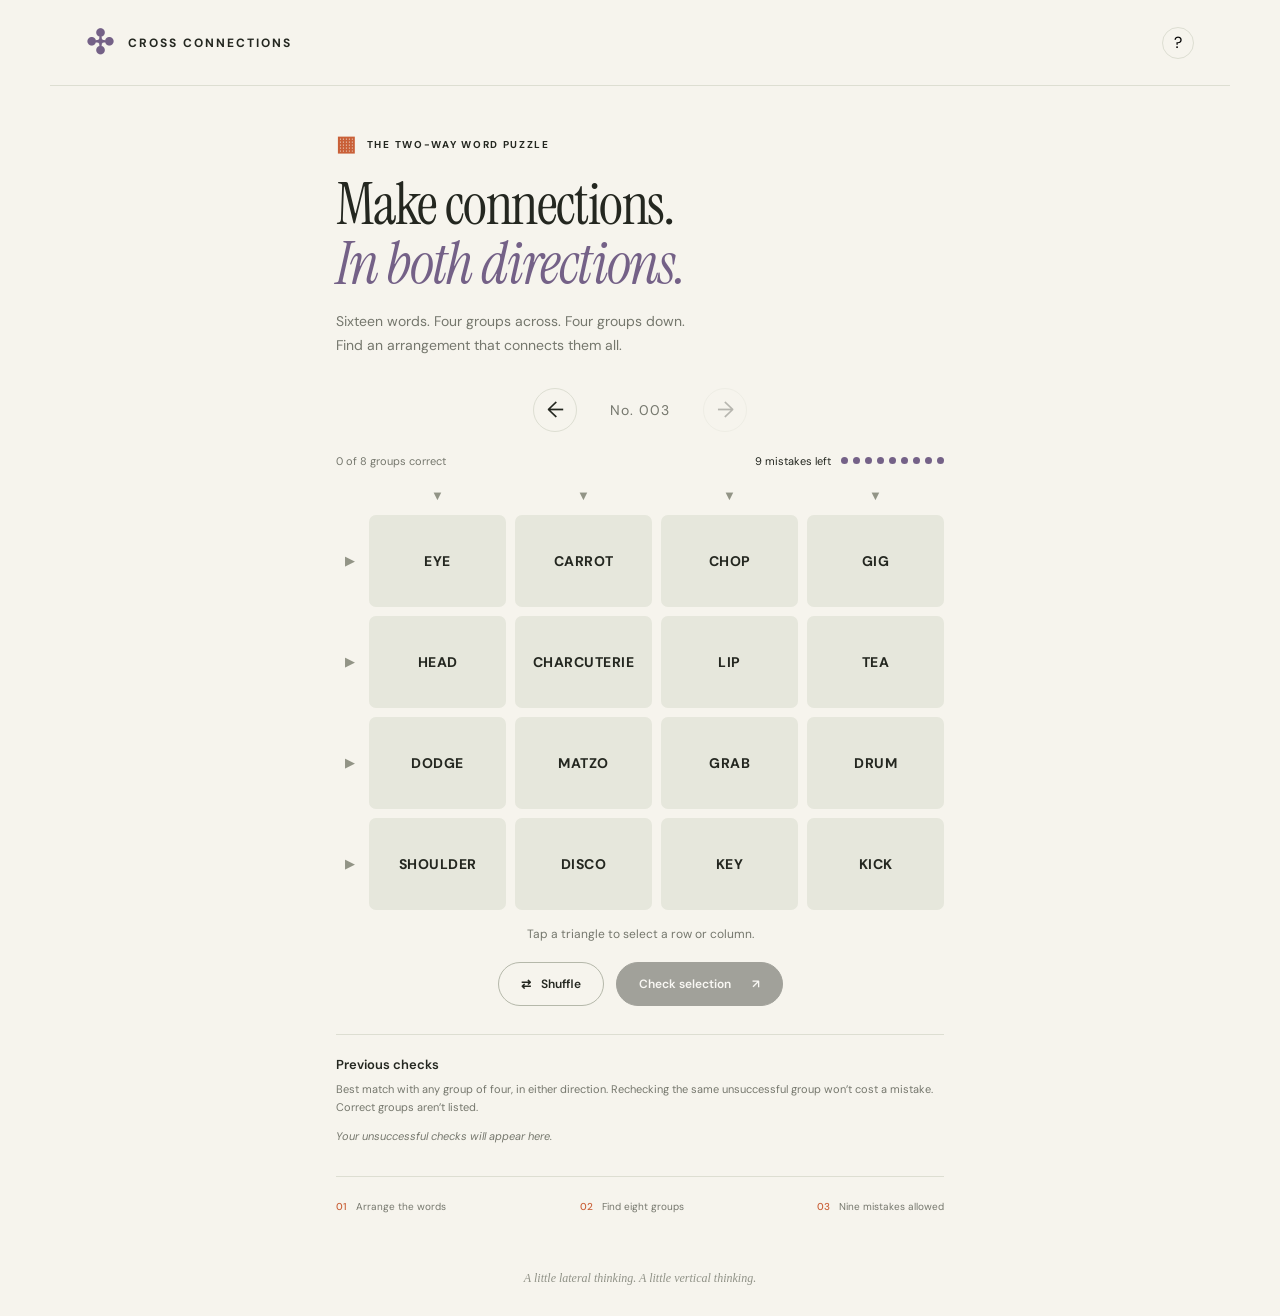
<file: index.html>
<!doctype html>
<html lang="en">
<head>
<!-- Google tag (gtag.js) -->
<script async src="https://www.googletagmanager.com/gtag/js?id=G-TL8G0JTKD0"></script>
<script>
  window.dataLayer = window.dataLayer || [];
  function gtag(){dataLayer.push(arguments);}
  gtag('js', new Date());

  gtag('config', 'G-TL8G0JTKD0');
</script>
 <meta charset="utf-8"><meta name="viewport" content="width=device-width, initial-scale=1">
 <meta name="theme-color" content="#f6f4ed">
 <meta name="description" content="Sixteen words. Four connections across. Four connections down. Arrange the grid and solve both directions with nine mistakes allowed.">
 <title>Cross Connections — a puzzle in two directions</title>
 <link rel="stylesheet" href="style.css">
 <script defer src="game.js"></script><script defer src="app.js"></script>
</head>
<body>
 <header class="masthead"><a class="brand" href="./" aria-label="Cross Connections home"><span class="brandmark" aria-hidden="true">✣</span> CROSS CONNECTIONS</a><button class="help" id="help" aria-label="How to play">?</button></header>
 <main>
  <div class="eyebrow"><span class="tinygrid" aria-hidden="true">▦</span> THE TWO-WAY WORD PUZZLE </div>
  <h1>Make connections.<br><em>In both directions.</em></h1>
  <p class="intro">Sixteen words. Four groups across. Four groups down.<br class="desktop"> Find an arrangement that connects them all.</p>
  <nav class="puzzle-navigation" aria-label="Choose a puzzle"><button id="previous-puzzle" class="puzzle-arrow" type="button" aria-label="Previous puzzle"><span aria-hidden="true">←</span></button><span class="edition" id="edition" aria-live="polite">No. 001</span><button id="next-puzzle" class="puzzle-arrow" type="button" aria-label="Next puzzle"><span aria-hidden="true">→</span></button></nav>
  <section class="game" aria-label="Word puzzle">
   <div class="game-top"><span id="instruction">Choose a row or column to check</span><div class="attempts" aria-label="Nine mistakes remaining"><span id="tries">9 mistakes left</span><span id="dots" aria-hidden="true"><i></i><i></i><i></i><i></i><i></i><i></i><i></i><i></i><i></i></span></div></div>
   <div class="grid-shell">
    <div class="column-arrows" id="column-arrows" aria-label="Select a column"></div>
    <div class="row-arrows" id="row-arrows" aria-label="Select a row"></div>
    <div class="board-area"><div class="board" id="board" role="group" aria-label="Four by four word grid"></div><div id="outlines" class="outlines" aria-hidden="true"></div></div>
   </div>
   <div id="feedback" class="feedback" role="status" aria-live="polite">Tap a triangle to select a row or column.</div>
   <div class="actions"><button class="secondary" id="shuffle"><span aria-hidden="true">⇄</span> Shuffle</button><button class="primary" id="submit">Check selection <span aria-hidden="true">↗</span></button></div>
   <div class="end-actions" id="end-actions" hidden><button class="secondary" id="reveal">See the solution</button><button class="primary" id="replay">Play again</button></div>
   <section class="check-history" aria-labelledby="history-heading">
    <h2 id="history-heading">Previous checks</h2>
    <p class="history-note">Best match with any group of four, in either direction. Rechecking the same unsuccessful group won’t cost a mistake. Correct groups aren’t listed.</p>
    <p class="history-empty" id="history-empty">Your unsuccessful checks will appear here.</p>
    <ol id="check-history" aria-label="Previously checked unsuccessful groups"></ol>
   </section>
  </section>
  <div class="rule-strip"><span><b>01</b> Arrange the words</span><span><b>02</b> Find eight groups</span><span><b>03</b> Nine mistakes allowed</span></div>
  <section class="solution" id="solution" hidden><div class="eyebrow">THE CONNECTIONS</div><h2>One grid. Eight groups.</h2><div id="solution-content"></div></section>
 </main>
 <footer>A little lateral thinking. A little vertical thinking.</footer>
 <dialog id="rules"><button class="close" aria-label="Close instructions">×</button><div class="eyebrow">HOW TO PLAY</div><h2>Think across.<br>Think down.</h2><p>Rearrange the sixteen tiles so <strong>each row</strong> forms a category of four, and <strong>each column</strong> forms a different category of four.</p><p>Drag one tile onto another to swap them. You can also tap or click two tiles, or use Tab and Enter.</p><p>Tap a triangle above or beside the grid to select one column or row. Tap the same triangle again to deselect it. <strong>Check selection</strong> checks only those four words. A correct group is marked correct; a new incorrect group costs one mistake. Rechecking the same unsuccessful group, in any order or direction, won’t cost another mistake. Nine mistakes ends the game.</p><p><strong>One away</strong> means three of the four words belong to a group; <strong>Two away</strong> means two do. Feedback uses the closest group in either direction, without revealing which words match. Your unsuccessful checks are saved below the board for this puzzle.</p><p>Tiles in a correct row can still move within that row. Tiles in a correct column can still move within that column. A swap must preserve every correct group. Solve and check all eight groups to win.</p><button class="primary" id="got-it">Let's play</button></dialog>
</body></html>
</file>
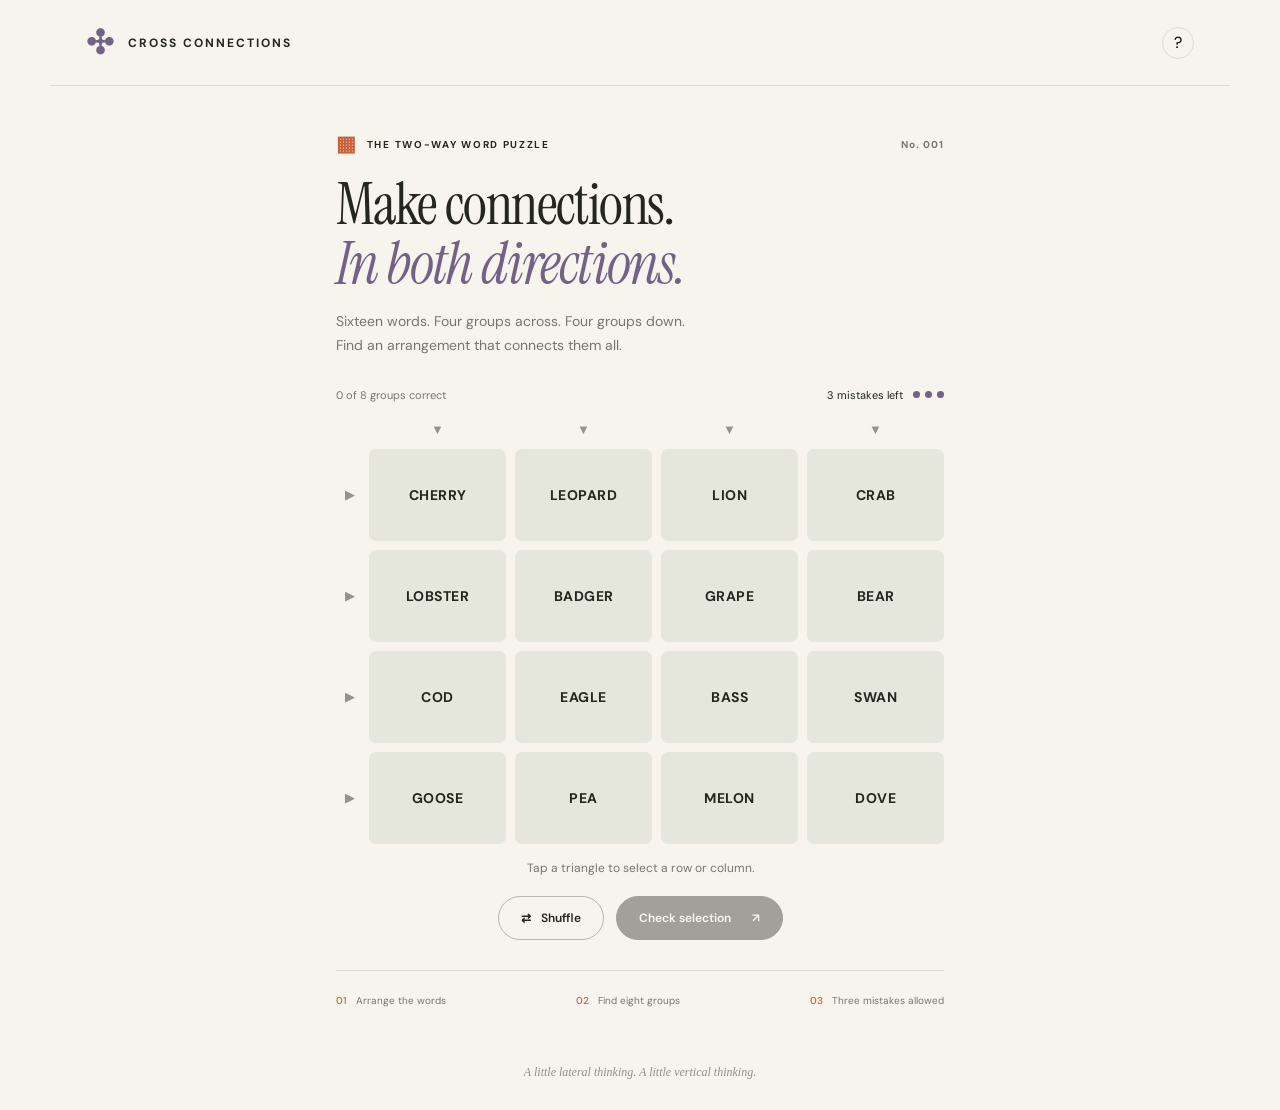
<file: docs/index.html>
<!doctype html>
<html lang="en">
<head>
 <meta charset="utf-8"><meta name="viewport" content="width=device-width, initial-scale=1">
 <meta name="theme-color" content="#f6f4ed">
 <meta name="description" content="Sixteen words. Four connections across. Four connections down. Arrange the grid and solve both directions with three mistakes allowed.">
 <title>Cross Connections — a puzzle in two directions</title>
 <link rel="stylesheet" href="style.css">
 <script defer src="game.js"></script><script defer src="app.js"></script>
</head>
<body>
 <header class="masthead"><a class="brand" href="./" aria-label="Cross Connections home"><span class="brandmark" aria-hidden="true">✣</span> CROSS CONNECTIONS</a><button class="help" id="help" aria-label="How to play">?</button></header>
 <main>
  <div class="eyebrow"><span class="tinygrid" aria-hidden="true">▦</span> THE TWO-WAY WORD PUZZLE <span class="edition">No. 001</span></div>
  <h1>Make connections.<br><em>In both directions.</em></h1>
  <p class="intro">Sixteen words. Four groups across. Four groups down.<br class="desktop"> Find an arrangement that connects them all.</p>
  <section class="game" aria-label="Word puzzle">
   <div class="game-top"><span id="instruction">Choose a row or column to check</span><div class="attempts" aria-label="Three mistakes remaining"><span id="tries">3 mistakes left</span><span id="dots" aria-hidden="true"><i></i><i></i><i></i></span></div></div>
   <div class="grid-shell">
    <div class="column-arrows" id="column-arrows" aria-label="Select a column"></div>
    <div class="row-arrows" id="row-arrows" aria-label="Select a row"></div>
    <div class="board-area"><div class="board" id="board" role="group" aria-label="Four by four word grid"></div><div id="outlines" class="outlines" aria-hidden="true"></div></div>
   </div>
   <div id="feedback" class="feedback" role="status" aria-live="polite">Tap a triangle to select a row or column.</div>
   <div class="actions"><button class="secondary" id="shuffle"><span aria-hidden="true">⇄</span> Shuffle</button><button class="primary" id="submit">Check selection <span aria-hidden="true">↗</span></button></div>
   <div class="end-actions" id="end-actions" hidden><button class="secondary" id="reveal">See the solution</button><button class="primary" id="replay">Play again</button></div>
  </section>
  <div class="rule-strip"><span><b>01</b> Arrange the words</span><span><b>02</b> Find eight groups</span><span><b>03</b> Three mistakes allowed</span></div>
  <section class="solution" id="solution" hidden><div class="eyebrow">THE CONNECTIONS</div><h2>One grid. Eight groups.</h2><p>Across: mammals, birds, fish &amp; shellfish, and fruits &amp; vegetables.<br>Down: words that follow BLACK, SEA, SNOW, and ROCK.</p><div class="answer-wrap"><table><thead><tr><th></th><th>BLACK</th><th>SEA</th><th>SNOW</th><th>ROCK</th></tr></thead><tbody><tr><th>Mammals</th><td>Bear</td><td>Lion</td><td>Leopard</td><td>Badger</td></tr><tr><th>Birds</th><td>Swan</td><td>Eagle</td><td>Goose</td><td>Dove</td></tr><tr><th>Seafood</th><td>Cod</td><td>Bass</td><td>Crab</td><td>Lobster</td></tr><tr><th>Produce</th><td>Cherry</td><td>Grape</td><td>Pea</td><td>Melon</td></tr></tbody></table></div><p class="note">A few uncommon connections: a rock badger is a hyrax, rockmelon is cantaloupe, and sea grape is a coastal plant with edible fruit. Black cod is also known as sablefish.</p></section>
 </main>
 <footer>A little lateral thinking. A little vertical thinking.</footer>
 <dialog id="rules"><button class="close" aria-label="Close instructions">×</button><div class="eyebrow">HOW TO PLAY</div><h2>Think across.<br>Think down.</h2><p>Rearrange the sixteen tiles so <strong>each row</strong> forms a category of four, and <strong>each column</strong> forms a different category of four.</p><p>Drag one tile onto another to swap them. You can also tap or click two tiles, or use Tab and Enter.</p><p>Tap a triangle above or beside the grid to select one column or row. Tap the same triangle again to deselect it. <strong>Check selection</strong> checks only those four words. A correct group is marked correct; an incorrect check costs one mistake. Three mistakes ends the game.</p><p>Tiles in a correct row can still move within that row. Tiles in a correct column can still move within that column. A swap must preserve every correct group. Solve and check all eight groups to win.</p><button class="primary" id="got-it">Let's play</button></dialog>
</body></html>
</file>
<file: style.css>
@import url('https://fonts.googleapis.com/css2?family=DM+Sans:wght@400;500;600;700&family=Instrument+Serif:ital@0;1&display=swap');
:root{--paper:#f6f4ed;--ink:#242720;--muted:#75776d;--line:#ddded2;--purple:#746187;--tile:#e6e7dc;--orange:#c96038}
*{box-sizing:border-box}body{margin:0;background:var(--paper);color:var(--ink);font-family:'DM Sans',Arial,sans-serif}button,a{-webkit-tap-highlight-color:transparent}button{font:inherit;cursor:pointer}button:focus-visible,a:focus-visible{outline:3px solid var(--purple);outline-offset:4px}.masthead{height:86px;max-width:1180px;margin:auto;display:flex;align-items:center;justify-content:space-between;padding:0 36px;border-bottom:1px solid var(--line)}.brand{color:var(--ink);text-decoration:none;font-size:12px;letter-spacing:2px;font-weight:700;display:flex;align-items:center;gap:12px}.brandmark{font-size:33px;color:var(--purple)}.help{border:1px solid var(--line);border-radius:50%;width:32px;height:32px;background:none;font-size:16px}main{max-width:656px;margin:48px auto 0;padding:0 24px}.eyebrow{font-size:10px;font-weight:700;letter-spacing:1.7px;display:flex;align-items:center;gap:9px}.tinygrid{font-size:21px;color:var(--orange);line-height:1}.edition{margin-left:auto;color:var(--muted);font-size:10px;letter-spacing:1px}h1{font-family:'Instrument Serif',Georgia,serif;font-weight:400;font-size:58px;line-height:1.02;letter-spacing:-1.6px;margin:20px 0 17px}h1 em{color:var(--purple);font-weight:400}.intro{font-size:14px;line-height:1.7;color:var(--muted);margin-bottom:30px}.game-top{display:flex;justify-content:space-between;align-items:center;margin-bottom:14px;font-size:11px;color:var(--muted);gap:8px}.attempts{display:flex;align-items:center;gap:10px;white-space:nowrap;color:var(--ink)}#dots{display:flex;gap:5px}#dots i{width:7px;height:7px;background:var(--purple);border-radius:50%}#dots i.used{background:var(--line)}.board{display:grid;grid-template-columns:repeat(4,minmax(0,1fr));gap:9px}.tile{height:92px;display:flex;align-items:center;justify-content:center;background:var(--tile);border:1px solid transparent;border-radius:7px;color:var(--ink);font-weight:700;letter-spacing:.5px;font-size:14px;touch-action:none;user-select:none;-webkit-user-select:none;transition:background .15s,transform .15s,box-shadow .15s}.tile:hover{background:#dbdece}.tile.selected{background:var(--purple);color:#fff}.tile.target{box-shadow:inset 0 0 0 3px var(--purple);background:#d7d0de}.tile.dragging{opacity:.25}.tile:disabled{cursor:default;opacity:1}.tile.solved{background:#d8e0ce;color:#37432d}.ghost{position:fixed;z-index:10;pointer-events:none;transform:translate(-50%,-50%) rotate(-3deg);box-shadow:0 12px 25px #24272030;background:var(--purple);color:white}.feedback{min-height:49px;display:flex;align-items:center;justify-content:center;text-align:center;font-size:12px;color:var(--muted);padding:12px 8px}.feedback.error{color:var(--orange)}.feedback.success{color:#4d623f;font-weight:600}.actions,.end-actions{display:flex;gap:12px;justify-content:center;margin-top:3px}.primary,.secondary{padding:13px 22px;border-radius:40px;font-size:12px;font-weight:600;min-height:44px}.primary{background:var(--ink);color:white;border:1px solid var(--ink);min-width:166px}.primary:hover{background:#46483f}.primary:disabled{opacity:.4;cursor:default}.secondary{background:transparent;border:1px solid #b5b8aa;color:var(--ink)}.secondary:hover{background:#e9e8df}.primary span{margin-left:18px}.secondary span{margin-right:7px}.rule-strip{margin:30px 0 0;padding:23px 0;border-top:1px solid var(--line);display:flex;justify-content:space-between;font-size:10px;color:var(--muted);gap:8px}.rule-strip b{font-weight:500;color:var(--orange);margin-right:6px}footer{margin:35px auto 30px;text-align:center;color:#909287;font-family:Georgia,serif;font-style:italic;font-size:12px}.solution{border-top:1px solid var(--line);padding-top:27px;margin-top:16px}h2{font-family:'Instrument Serif',Georgia,serif;font-weight:400;font-size:36px;line-height:1.1;margin:14px 0}.solution p,dialog p{font-size:13px;line-height:1.7;color:var(--muted)}.answer-wrap{overflow:auto}table{width:100%;border-collapse:collapse;font-size:11px;text-align:left}th,td{padding:11px 8px;border-bottom:1px solid var(--line)}thead th{color:var(--purple);font-size:10px;letter-spacing:1px}.note{font-size:11px!important}dialog{background:var(--paper);color:var(--ink);max-width:440px;width:calc(100% - 40px);border:0;border-radius:14px;padding:35px;box-shadow:0 20px 80px #0003}dialog::backdrop{background:#24272066;backdrop-filter:blur(3px)}dialog .primary{margin-top:10px;width:100%}.close{position:absolute;right:15px;top:12px;border:0;background:none;font-size:25px;color:var(--muted)}[hidden]{display:none!important}.shake{animation:shake .3s}@keyframes shake{25%{transform:translateX(-5px)}75%{transform:translateX(5px)}}@media(max-width:600px){.masthead{height:67px;padding:0 22px}main{margin-top:30px;padding:0 20px}h1{font-size:48px}.intro{font-size:13px;margin-bottom:24px}.board{gap:7px}.tile{height:80px;font-size:clamp(10px,3vw,13px);letter-spacing:.1px}.game-top{font-size:10px}.rule-strip{font-size:9px;margin-top:26px}.rule-strip b{display:block;margin-bottom:6px}.desktop{display:none}footer{margin-top:24px;font-size:11px}.brand{font-size:10px;letter-spacing:1.5px}}@media(prefers-reduced-motion:reduce){*{transition:none!important;animation:none!important}}
/* Row and column selectors, with outlines independent of tile movement. */
.grid-shell{display:grid;grid-template-columns:28px minmax(0,1fr);grid-template-rows:28px auto;gap:5px}.column-arrows{grid-column:2;display:grid;grid-template-columns:repeat(4,minmax(0,1fr));gap:9px}.row-arrows{grid-row:2;display:grid;grid-template-rows:repeat(4,minmax(0,1fr));gap:9px}.line-arrow{display:flex;align-items:center;justify-content:center;border:0;background:transparent;color:#929486;border-radius:5px;font-size:13px;padding:0;min-width:28px;min-height:28px}.line-arrow:hover,.line-arrow.active{background:#e5dfea;color:var(--purple)}.line-arrow.locked{color:#567441}.line-arrow:disabled{opacity:1;cursor:default}.board-area{grid-column:2;grid-row:2;position:relative;min-width:0}.outlines{position:absolute;inset:0;display:grid;grid-template-columns:repeat(4,minmax(0,1fr));grid-template-rows:repeat(4,minmax(0,1fr));gap:9px;pointer-events:none}.line-outline{border:3px solid var(--purple);border-radius:8px;z-index:2;box-shadow:0 0 0 2px var(--paper)}.line-outline.locked{border:2px solid #6c8559;z-index:1;box-shadow:none}.line-outline.active{border:3px solid var(--purple);z-index:3;box-shadow:0 0 0 1px var(--paper)}.tile.grouped{background:#e0e6d7}.tile.grouped.selected{background:var(--purple);color:#fff}.tile.blocked{box-shadow:inset 0 0 0 3px var(--orange);background:#eddbd2}.secondary:disabled{opacity:.4;cursor:default}@media(max-width:600px){.column-arrows,.row-arrows,.outlines{gap:7px}.grid-shell{grid-template-columns:26px minmax(0,1fr);gap:4px}.tile{font-size:clamp(9px,2.6vw,12px)}}

.puzzle-navigation{display:flex;align-items:center;justify-content:center;gap:18px;margin:0 0 22px}.puzzle-navigation .edition{margin:0;font-size:14px;min-width:90px;text-align:center}.puzzle-arrow{width:44px;height:44px;border:1px solid var(--line);border-radius:50%;background:transparent;color:var(--ink);font-size:22px}.puzzle-arrow:hover:enabled{background:var(--tile)}.puzzle-arrow:disabled{opacity:.3;cursor:default}

/* Keep long entries and multiword tiles readable on narrow screens. */
.tile{min-width:0;padding:6px 4px;text-align:center;line-height:1.3;overflow-wrap:anywhere}

/* A puzzle-local record of unsuccessful checks, with no matching words disclosed. */
.check-history{margin-top:28px;padding-top:21px;border-top:1px solid var(--line)}
.check-history h2{font:600 13px 'DM Sans',Arial,sans-serif;margin:0 0 8px}
.history-note,.history-empty{font-size:11px;line-height:1.6;color:var(--muted);margin:0 0 12px}
.history-empty{font-style:italic;margin-bottom:0}
#check-history{padding:0;list-style:none;margin:0;counter-reset:checks}
#check-history li{counter-increment:checks;display:grid;grid-template-columns:18px minmax(0,1fr) auto;gap:10px;align-items:baseline;border-top:1px solid var(--line);padding:12px 0;font-size:11px;line-height:1.6}
#check-history li::before{content:counter(checks) '.';color:var(--muted);font-variant-numeric:tabular-nums}
.history-words{font-weight:600;overflow-wrap:anywhere}
.history-result{color:var(--purple);white-space:nowrap;font-weight:600}
@media(max-width:440px){.game-top{align-items:flex-start}.attempts{gap:6px}#dots{gap:3px}#dots i{width:6px;height:6px}#check-history li{grid-template-columns:16px minmax(0,1fr);gap:2px 8px}.history-result{grid-column:2}}
</file>
<file: docs/style.css>
@import url('https://fonts.googleapis.com/css2?family=DM+Sans:wght@400;500;600;700&family=Instrument+Serif:ital@0;1&display=swap');
:root{--paper:#f6f4ed;--ink:#242720;--muted:#75776d;--line:#ddded2;--purple:#746187;--tile:#e6e7dc;--orange:#c96038}
*{box-sizing:border-box}body{margin:0;background:var(--paper);color:var(--ink);font-family:'DM Sans',Arial,sans-serif}button,a{-webkit-tap-highlight-color:transparent}button{font:inherit;cursor:pointer}button:focus-visible,a:focus-visible{outline:3px solid var(--purple);outline-offset:4px}.masthead{height:86px;max-width:1180px;margin:auto;display:flex;align-items:center;justify-content:space-between;padding:0 36px;border-bottom:1px solid var(--line)}.brand{color:var(--ink);text-decoration:none;font-size:12px;letter-spacing:2px;font-weight:700;display:flex;align-items:center;gap:12px}.brandmark{font-size:33px;color:var(--purple)}.help{border:1px solid var(--line);border-radius:50%;width:32px;height:32px;background:none;font-size:16px}main{max-width:656px;margin:48px auto 0;padding:0 24px}.eyebrow{font-size:10px;font-weight:700;letter-spacing:1.7px;display:flex;align-items:center;gap:9px}.tinygrid{font-size:21px;color:var(--orange);line-height:1}.edition{margin-left:auto;color:var(--muted);font-size:10px;letter-spacing:1px}h1{font-family:'Instrument Serif',Georgia,serif;font-weight:400;font-size:58px;line-height:1.02;letter-spacing:-1.6px;margin:20px 0 17px}h1 em{color:var(--purple);font-weight:400}.intro{font-size:14px;line-height:1.7;color:var(--muted);margin-bottom:30px}.game-top{display:flex;justify-content:space-between;align-items:center;margin-bottom:14px;font-size:11px;color:var(--muted);gap:8px}.attempts{display:flex;align-items:center;gap:10px;white-space:nowrap;color:var(--ink)}#dots{display:flex;gap:5px}#dots i{width:7px;height:7px;background:var(--purple);border-radius:50%}#dots i.used{background:var(--line)}.board{display:grid;grid-template-columns:repeat(4,minmax(0,1fr));gap:9px}.tile{height:92px;display:flex;align-items:center;justify-content:center;background:var(--tile);border:1px solid transparent;border-radius:7px;color:var(--ink);font-weight:700;letter-spacing:.5px;font-size:14px;touch-action:none;user-select:none;-webkit-user-select:none;transition:background .15s,transform .15s,box-shadow .15s}.tile:hover{background:#dbdece}.tile.selected{background:var(--purple);color:#fff}.tile.target{box-shadow:inset 0 0 0 3px var(--purple);background:#d7d0de}.tile.dragging{opacity:.25}.tile:disabled{cursor:default;opacity:1}.tile.solved{background:#d8e0ce;color:#37432d}.ghost{position:fixed;z-index:10;pointer-events:none;transform:translate(-50%,-50%) rotate(-3deg);box-shadow:0 12px 25px #24272030;background:var(--purple);color:white}.feedback{min-height:49px;display:flex;align-items:center;justify-content:center;text-align:center;font-size:12px;color:var(--muted);padding:12px 8px}.feedback.error{color:var(--orange)}.feedback.success{color:#4d623f;font-weight:600}.actions,.end-actions{display:flex;gap:12px;justify-content:center;margin-top:3px}.primary,.secondary{padding:13px 22px;border-radius:40px;font-size:12px;font-weight:600;min-height:44px}.primary{background:var(--ink);color:white;border:1px solid var(--ink);min-width:166px}.primary:hover{background:#46483f}.primary:disabled{opacity:.4;cursor:default}.secondary{background:transparent;border:1px solid #b5b8aa;color:var(--ink)}.secondary:hover{background:#e9e8df}.primary span{margin-left:18px}.secondary span{margin-right:7px}.rule-strip{margin:30px 0 0;padding:23px 0;border-top:1px solid var(--line);display:flex;justify-content:space-between;font-size:10px;color:var(--muted);gap:8px}.rule-strip b{font-weight:500;color:var(--orange);margin-right:6px}footer{margin:35px auto 30px;text-align:center;color:#909287;font-family:Georgia,serif;font-style:italic;font-size:12px}.solution{border-top:1px solid var(--line);padding-top:27px;margin-top:16px}h2{font-family:'Instrument Serif',Georgia,serif;font-weight:400;font-size:36px;line-height:1.1;margin:14px 0}.solution p,dialog p{font-size:13px;line-height:1.7;color:var(--muted)}.answer-wrap{overflow:auto}table{width:100%;border-collapse:collapse;font-size:11px;text-align:left}th,td{padding:11px 8px;border-bottom:1px solid var(--line)}thead th{color:var(--purple);font-size:10px;letter-spacing:1px}.note{font-size:11px!important}dialog{background:var(--paper);color:var(--ink);max-width:440px;width:calc(100% - 40px);border:0;border-radius:14px;padding:35px;box-shadow:0 20px 80px #0003}dialog::backdrop{background:#24272066;backdrop-filter:blur(3px)}dialog .primary{margin-top:10px;width:100%}.close{position:absolute;right:15px;top:12px;border:0;background:none;font-size:25px;color:var(--muted)}[hidden]{display:none!important}.shake{animation:shake .3s}@keyframes shake{25%{transform:translateX(-5px)}75%{transform:translateX(5px)}}@media(max-width:600px){.masthead{height:67px;padding:0 22px}main{margin-top:30px;padding:0 20px}h1{font-size:48px}.intro{font-size:13px;margin-bottom:24px}.board{gap:7px}.tile{height:80px;font-size:clamp(10px,3vw,13px);letter-spacing:.1px}.game-top{font-size:10px}.rule-strip{font-size:9px;margin-top:26px}.rule-strip b{display:block;margin-bottom:6px}.desktop{display:none}footer{margin-top:24px;font-size:11px}.brand{font-size:10px;letter-spacing:1.5px}}@media(prefers-reduced-motion:reduce){*{transition:none!important;animation:none!important}}
/* Row and column selectors, with outlines independent of tile movement. */
.grid-shell{display:grid;grid-template-columns:28px minmax(0,1fr);grid-template-rows:28px auto;gap:5px}.column-arrows{grid-column:2;display:grid;grid-template-columns:repeat(4,minmax(0,1fr));gap:9px}.row-arrows{grid-row:2;display:grid;grid-template-rows:repeat(4,minmax(0,1fr));gap:9px}.line-arrow{display:flex;align-items:center;justify-content:center;border:0;background:transparent;color:#929486;border-radius:5px;font-size:13px;padding:0;min-width:28px;min-height:28px}.line-arrow:hover,.line-arrow.active{background:#e5dfea;color:var(--purple)}.line-arrow.locked{color:#567441}.line-arrow:disabled{opacity:1;cursor:default}.board-area{grid-column:2;grid-row:2;position:relative;min-width:0}.outlines{position:absolute;inset:0;display:grid;grid-template-columns:repeat(4,minmax(0,1fr));grid-template-rows:repeat(4,minmax(0,1fr));gap:9px;pointer-events:none}.line-outline{border:3px solid var(--purple);border-radius:8px;z-index:2;box-shadow:0 0 0 2px var(--paper)}.line-outline.locked{border:2px solid #6c8559;z-index:1;box-shadow:none}.line-outline.active{border:3px solid var(--purple);z-index:3;box-shadow:0 0 0 1px var(--paper)}.tile.grouped{background:#e0e6d7}.tile.grouped.selected{background:var(--purple);color:#fff}.tile.blocked{box-shadow:inset 0 0 0 3px var(--orange);background:#eddbd2}.secondary:disabled{opacity:.4;cursor:default}@media(max-width:600px){.column-arrows,.row-arrows,.outlines{gap:7px}.grid-shell{grid-template-columns:26px minmax(0,1fr);gap:4px}.tile{font-size:clamp(9px,2.6vw,12px)}}
</file>
